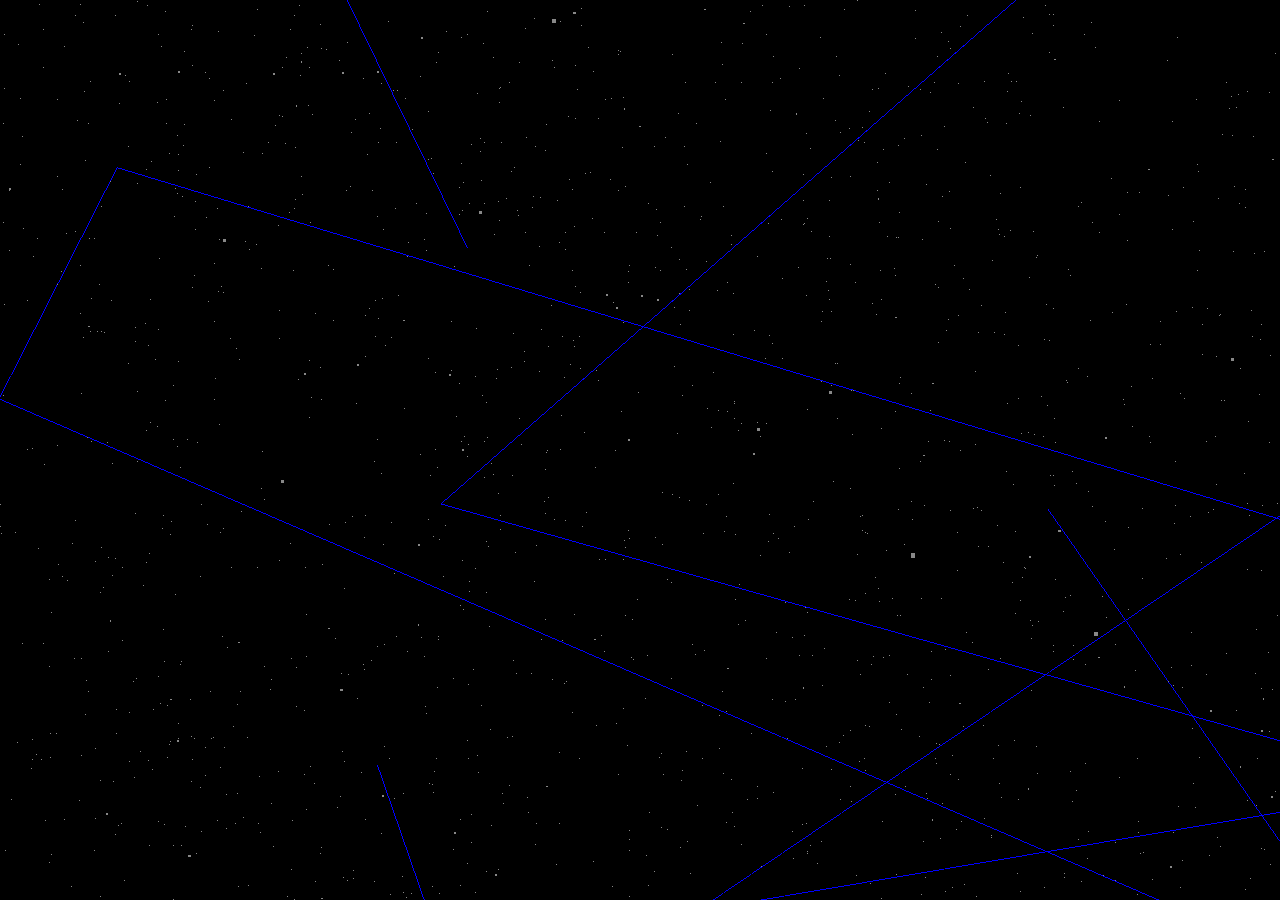
<file: Three/pages/p1.html>
<!DOCTYPE html>
<html>
	<head>
		<meta charset="utf-8">
		<title>My first three.js app</title>
		<link rel="icon" href="../../Content/images/home/favicon.ico" type="image/x-icon">
		<style>
			body { margin: 0; overflow-x: hidden;}
		</style>
	</head>
	<body>
		<script src="../three.min.js"></script>
		<script>
            //escena a pantalla completa
			const scene = new THREE.Scene();
			const camera = new THREE.PerspectiveCamera( 75, window.innerWidth / window.innerHeight, 0.1, 1000 );
            //Renderizado de la malla y la escena
			const renderer = new THREE.WebGLRenderer();
			renderer.setSize( window.innerWidth, window.innerHeight );
			document.body.appendChild( renderer.domElement );
            //fondo de 10000 puntos aleatorios 
			const vertices = [];
			for ( let i = 0; i < 10000; i ++ ) {

				const x = THREE.MathUtils.randFloatSpread( 2000 );
				const y = THREE.MathUtils.randFloatSpread( 2000 );
				const z = THREE.MathUtils.randFloatSpread( 2000 );

				vertices.push( x, y, z );

			}
			const geometriaPuntos= new THREE.BufferGeometry();
			geometriaPuntos.setAttribute( 'position', new THREE.Float32BufferAttribute( vertices, 3 ) );
			const materialPuntos = new THREE.PointsMaterial( { color: 0x888888 } );
			const points = new THREE.Points( geometriaPuntos, materialPuntos );
			scene.add( points );
			//generacion de lineas en puntos aleatorios
			const materialLinea = new THREE.LineBasicMaterial( { color: 0x0000ff } );
			const pointsLinea = [];
			for ( let i = 0; i < 100; i ++ ) {
				const x = THREE.MathUtils.randFloatSpread( 2000 );
				const y = THREE.MathUtils.randFloatSpread( 2000 );
				const z = THREE.MathUtils.randFloatSpread( 2000 );
				pointsLinea.push( new THREE.Vector3( x, y, z ));
			}
			const geometryLinea = new THREE.BufferGeometry().setFromPoints( pointsLinea );
			const linea = new THREE.Line( geometryLinea, materialLinea );
			scene.add( linea );
			//renderizado
			renderer.render( scene, camera );
		</script>
	</body>
</html>
</file>
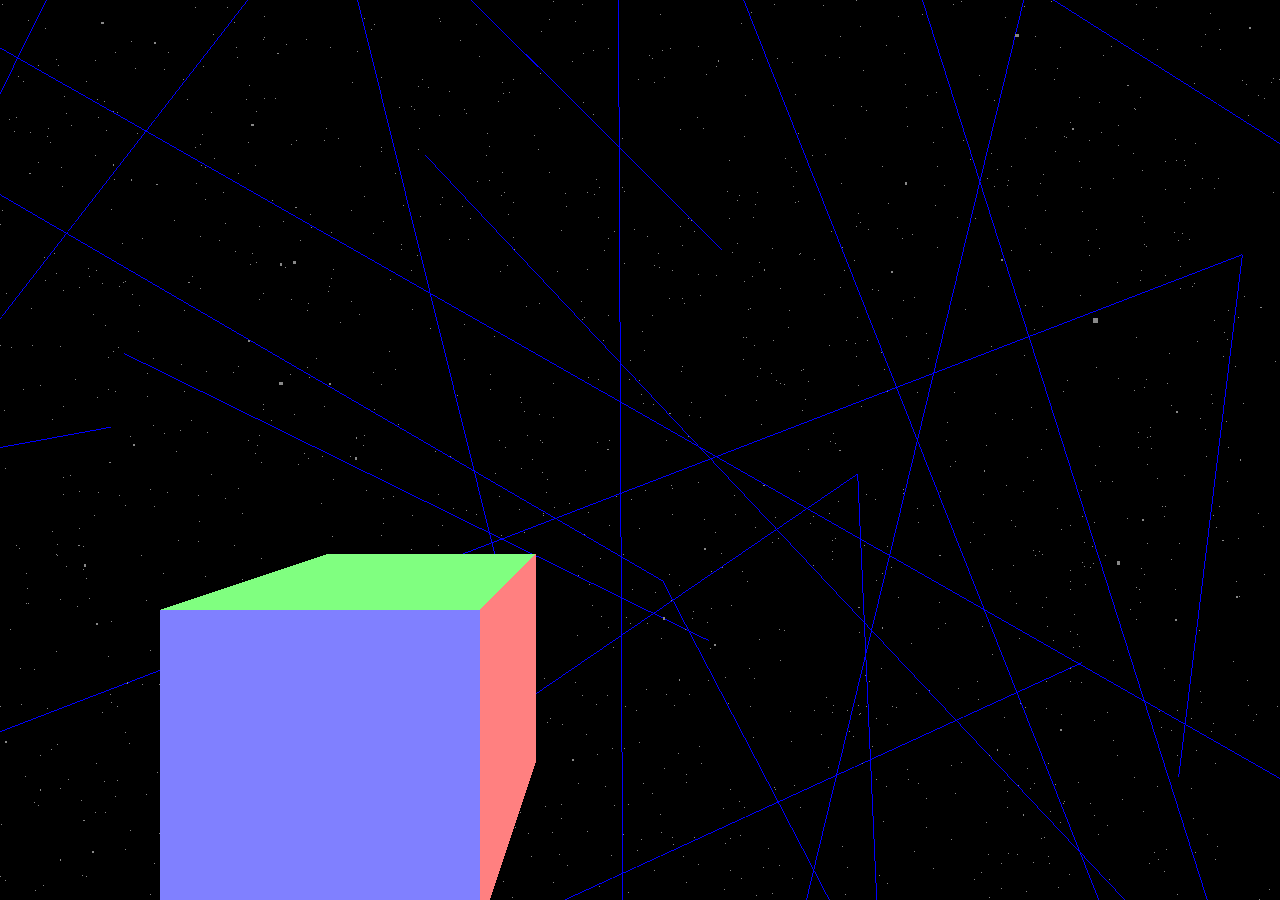
<file: Three/pages/p2.html>
<!DOCTYPE html>
<html>
	<head>
		<meta charset="utf-8">
		<link rel="icon" href="../../Content/images/home/favicon.ico" type="image/x-icon">
		<title>My 2º three.js app</title>
		<style>
			body { margin: 0; overflow-x: hidden;}
		</style>
	</head>
	<body>
		<script src="../three.min.js"></script>
		<script>
            //escena a pantalla completa
			const scene = new THREE.Scene();
			const camera = new THREE.PerspectiveCamera( 75, window.innerWidth / window.innerHeight, 0.1, 1000 );
            //Renderizado de la malla y la escena
			const renderer = new THREE.WebGLRenderer();
			renderer.setSize( window.innerWidth, window.innerHeight );
			document.body.appendChild( renderer.domElement );
            
			//fondo de 10000 puntos aleatorios 
			const vertices = [];
			for ( let i = 0; i < 10000; i ++ ) {

				const x = THREE.MathUtils.randFloatSpread( 2000 );
				const y = THREE.MathUtils.randFloatSpread( 2000 );
				const z = THREE.MathUtils.randFloatSpread( 2000 );

				vertices.push( x, y, z );

			}
			const geometriaPuntos= new THREE.BufferGeometry();
			geometriaPuntos.setAttribute( 'position', new THREE.Float32BufferAttribute( vertices, 3 ) );
			const materialPuntos = new THREE.PointsMaterial( { color: 0x888888 } );
			const points = new THREE.Points( geometriaPuntos, materialPuntos );
			scene.add( points );
			//generacion de lineas en puntos aleatorios
			const materialLinea = new THREE.LineBasicMaterial( { color: 0x0000ff } );
			const pointsLinea = [];
			for ( let i = 0; i < 100; i ++ ) {
				const x = THREE.MathUtils.randFloatSpread( 2000 );
				const y = THREE.MathUtils.randFloatSpread( 2000 );
				const z = THREE.MathUtils.randFloatSpread( 2000 );
				pointsLinea.push( new THREE.Vector3( x, y, z ));
			}
			const geometryLinea = new THREE.BufferGeometry().setFromPoints( pointsLinea );
			const linea = new THREE.Line( geometryLinea, materialLinea );
			scene.add( linea );
			//Añadir material y geometria de cubo para crear una malla
			const geometry = new THREE.BoxGeometry(3,3,3,1,1,1);
			const material = new THREE.MeshNormalMaterial();
			const cube = new THREE.Mesh( geometry, material );
			
			scene.add( cube );

			camera.position.z = 7;
			camera.position.y = 3;
			camera.position.x= 3;
			//renderizado
			renderer.render( scene, camera );
			
		</script>
	</body>
</html>
</file>
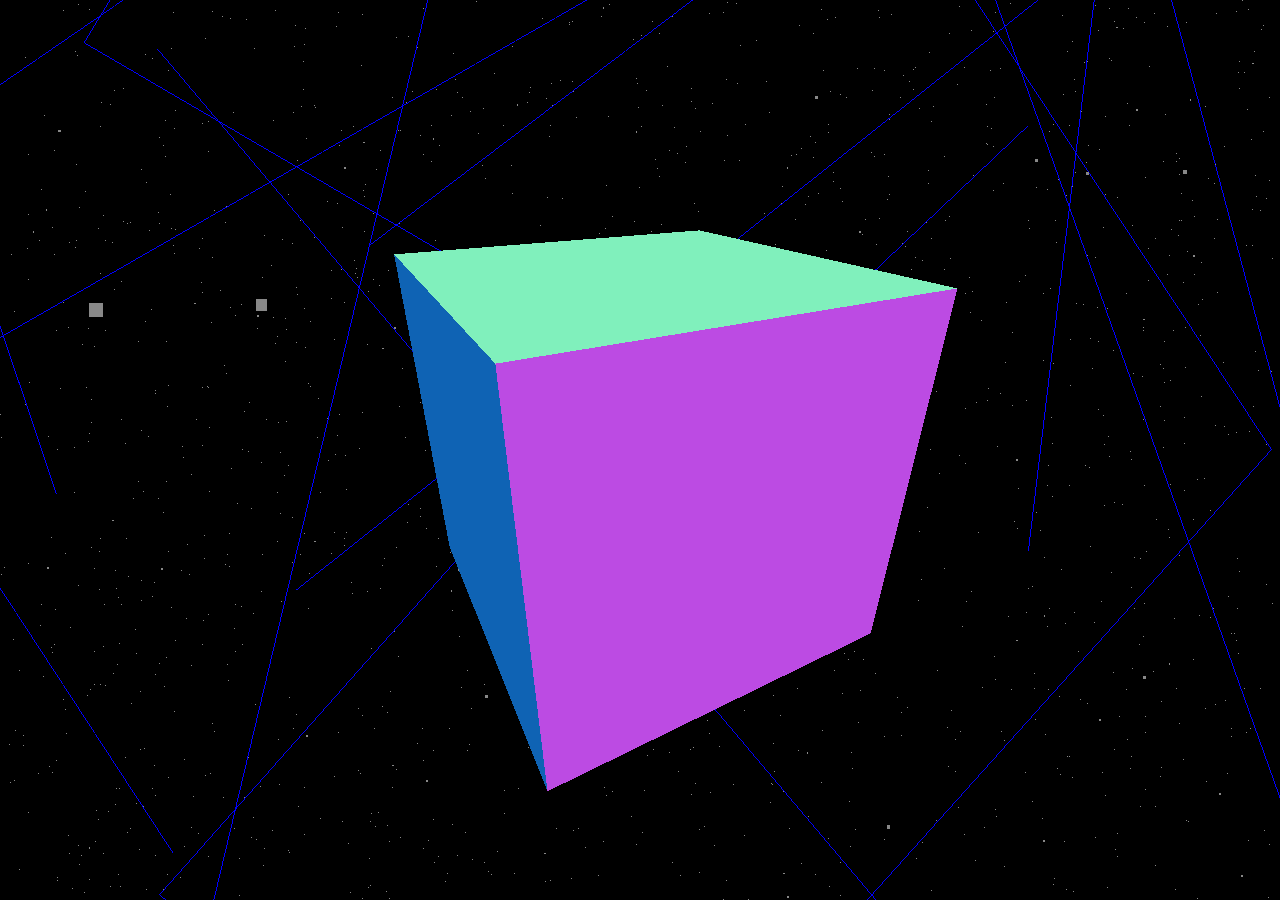
<file: Three/pages/p3.html>
<!DOCTYPE html>
<html>
	<head>
		<meta charset="utf-8">
		<link rel="icon" href="../../Content/images/home/favicon.ico" type="image/x-icon">
		<title>My 3º three.js app</title>
		<style>
			body { margin: 0; overflow-x: hidden;}
		</style>
	</head>
	<body>
		<script src="../three.min.js"></script>
		<script>
            //escena a pantalla completa
			const scene = new THREE.Scene();
			const camera = new THREE.PerspectiveCamera( 75, window.innerWidth / window.innerHeight, 0.1, 1000 );
            //Renderizado de la malla y la escena
			const renderer = new THREE.WebGLRenderer();
			renderer.setSize( window.innerWidth, window.innerHeight );
			document.body.appendChild( renderer.domElement );
            
			//fondo de 10000 puntos aleatorios 
			const vertices = [];
			for ( let i = 0; i < 10000; i ++ ) {

				const x = THREE.MathUtils.randFloatSpread( 2000 );
				const y = THREE.MathUtils.randFloatSpread( 2000 );
				const z = THREE.MathUtils.randFloatSpread( 2000 );

				vertices.push( x, y, z );

			}
			const geometriaPuntos= new THREE.BufferGeometry();
			geometriaPuntos.setAttribute( 'position', new THREE.Float32BufferAttribute( vertices, 3 ) );
			const materialPuntos = new THREE.PointsMaterial( { color: 0x888888 } );
			const points = new THREE.Points( geometriaPuntos, materialPuntos );
			scene.add( points );
			//generacion de lineas en puntos aleatorios
			const materialLinea = new THREE.LineBasicMaterial( { color: 0x0000ff } );
			const pointsLinea = [];
			for ( let i = 0; i < 100; i ++ ) {
				const x = THREE.MathUtils.randFloatSpread( 2000 );
				const y = THREE.MathUtils.randFloatSpread( 2000 );
				const z = THREE.MathUtils.randFloatSpread( 2000 );
				pointsLinea.push( new THREE.Vector3( x, y, z ));
			}
			const geometryLinea = new THREE.BufferGeometry().setFromPoints( pointsLinea );
			const linea = new THREE.Line( geometryLinea, materialLinea );
			scene.add( linea );
			//Añadir material y geometria de cubo para crear una malla
			const geometry = new THREE.BoxGeometry(3,3,3,1,1,1);
			const material = new THREE.MeshNormalMaterial();
			const cube = new THREE.Mesh( geometry, material );
			
			scene.add( cube );

			camera.position.z = 5;
			
			
			//Animacion rotacion del cubo
			const animate = function () {
				requestAnimationFrame( animate );

				cube.rotation.x += 0.01;
				cube.rotation.y += 0.01;

				renderer.render( scene, camera );
			};
			
			animate();
		</script>
	</body>
</html>
</file>
